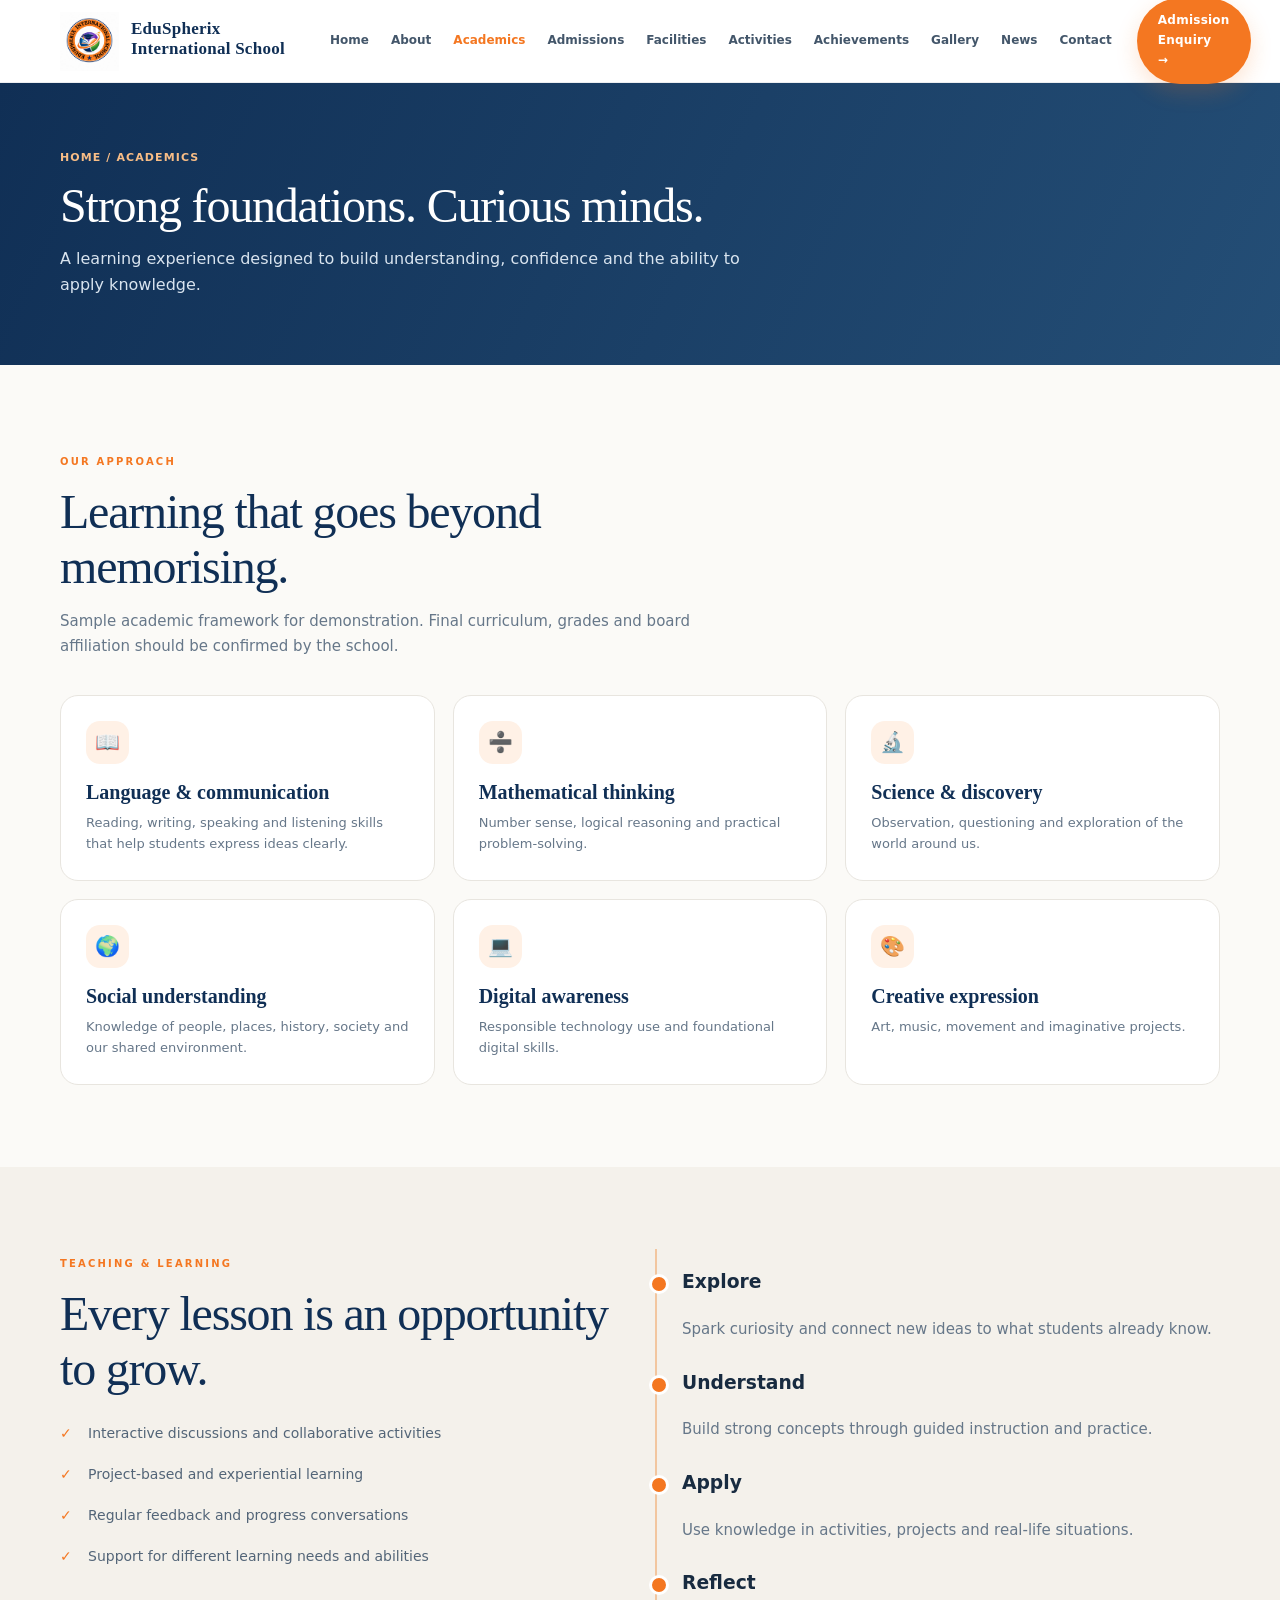
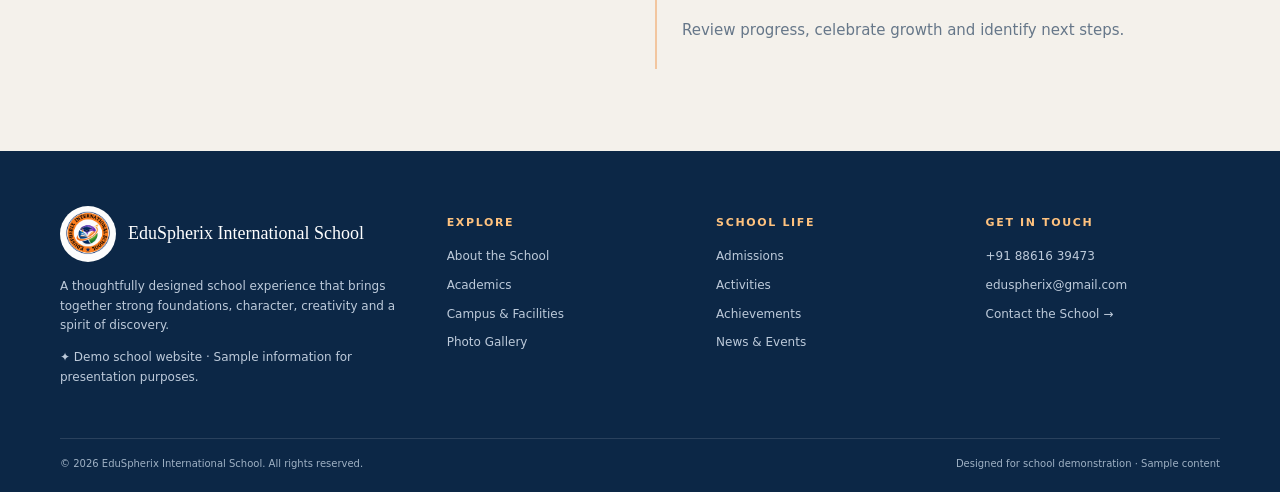
<file: academics.html>
<!doctype html>
<html lang="en">

<head>
    <meta charset="utf-8">
    <meta name="viewport" content="width=device-width, initial-scale=1">
    <meta name="theme-color" content="#102f55">
    <meta name="description"
        content="Explore the academic approach, learning stages and student development at EduSpherix International School.">
    <title>Academics | EduSpherix International School</title>
    <link rel="icon" href="assets/eduspherix-logo.png">
    <link rel="stylesheet" href="assets/styles.css">
</head>

<body>
    
    <header class="site-header">
        <div class="container nav-wrap"><a class="brand" href="index.html"><img src="assets/eduspherix-logo.png"
                    alt="EduSpherix logo"><span><strong>EduSpherix International School</strong><small></small></span></a><button class="menu-toggle" aria-label="Toggle navigation"
                aria-expanded="false">☰</button>
            <nav class="nav-links" aria-label="Main navigation"><a href="index.html">Home</a><a
                    href="about.html">About</a><a href="academics.html">Academics</a><a
                    href="admissions.html">Admissions</a><a href="facilities.html">Facilities</a><a
                    href="activities.html">Activities</a><a href="achievements.html">Achievements</a><a
                    href="gallery.html">Gallery</a><a href="news.html">News</a><a href="contact.html">Contact</a></nav>
            <a class="nav-cta" href="admissions.html">Admission Enquiry&nbsp; →</a>
        </div>
    </header>

    <section class="page-hero">
        <div class="container">
            <div class="breadcrumbs">Home / Academics</div>
            <h1>Strong foundations. Curious minds.</h1>
            <p>A learning experience designed to build understanding, confidence and the ability to apply knowledge.</p>
        </div>
    </section>
    <section class="section">
        <div class="container">
            <div class="section-head"><span class="eyebrow">Our approach</span>
                <h2>Learning that goes beyond memorising.</h2>
                <p>Sample academic framework for demonstration. Final curriculum, grades and board affiliation should be
                    confirmed by the school.</p>
            </div>
            <div class="feature-grid">
                <article class="feature-card">
                    <div class="icon">📖</div>
                    <h3>Language & communication</h3>
                    <p>Reading, writing, speaking and listening skills that help students express ideas clearly.</p>
                </article>
                <article class="feature-card">
                    <div class="icon">➗</div>
                    <h3>Mathematical thinking</h3>
                    <p>Number sense, logical reasoning and practical problem-solving.</p>
                </article>
                <article class="feature-card">
                    <div class="icon">🔬</div>
                    <h3>Science & discovery</h3>
                    <p>Observation, questioning and exploration of the world around us.</p>
                </article>
                <article class="feature-card">
                    <div class="icon">🌍</div>
                    <h3>Social understanding</h3>
                    <p>Knowledge of people, places, history, society and our shared environment.</p>
                </article>
                <article class="feature-card">
                    <div class="icon">💻</div>
                    <h3>Digital awareness</h3>
                    <p>Responsible technology use and foundational digital skills.</p>
                </article>
                <article class="feature-card">
                    <div class="icon">🎨</div>
                    <h3>Creative expression</h3>
                    <p>Art, music, movement and imaginative projects.</p>
                </article>
            </div>
        </div>
    </section>
    <section class="section" style="background:#f4f1eb">
        <div class="container two-col">
            <div><span class="eyebrow">Teaching & learning</span>
                <h2>Every lesson is an opportunity to grow.</h2>
                <ul class="list-check">
                    <li>Interactive discussions and collaborative activities</li>
                    <li>Project-based and experiential learning</li>
                    <li>Regular feedback and progress conversations</li>
                    <li>Support for different learning needs and abilities</li>
                </ul>
            </div>
            <div class="timeline">
                <article>
                    <h3>Explore</h3>
                    <p class="lead">Spark curiosity and connect new ideas to what students already know.</p>
                </article>
                <article>
                    <h3>Understand</h3>
                    <p class="lead">Build strong concepts through guided instruction and practice.</p>
                </article>
                <article>
                    <h3>Apply</h3>
                    <p class="lead">Use knowledge in activities, projects and real-life situations.</p>
                </article>
                <article>
                    <h3>Reflect</h3>
                    <p class="lead">Review progress, celebrate growth and identify next steps.</p>
                </article>
            </div>
        </div>
    </section>
    <footer class="site-footer">
        <div class="container">
            <div class="footer-grid">
                <div>
                    <div class="footer-brand"><img src="assets/eduspherix-logo.png" alt=""><strong>EduSpherix
                            International School</strong></div>
                    <p>A thoughtfully designed school experience that brings together strong foundations, character,
                        creativity and a spirit of discovery.</p>
                    <p>✦ Demo school website · Sample information for presentation purposes.</p>
                </div>
                <div>
                    <h4>Explore</h4>
                    <div class="footer-links"><a href="about.html">About the School</a><a
                            href="academics.html">Academics</a><a href="facilities.html">Campus & Facilities</a><a
                            href="gallery.html">Photo Gallery</a></div>
                </div>
                <div>
                    <h4>School Life</h4>
                    <div class="footer-links"><a href="admissions.html">Admissions</a><a
                            href="activities.html">Activities</a><a href="achievements.html">Achievements</a><a
                            href="news.html">News & Events</a></div>
                </div>
                <div>
                    <h4>Get in Touch</h4>
                    <div class="footer-links"><a href="tel:+918861639473">+91 88616 39473</a><a
                            href="mailto:eduspherix@gmail.com">eduspherix@gmail.com</a><a href="contact.html">Contact the School →</a></div>
                </div>
            </div>
            <div class="copyright"><span>© <span data-year>2026</span> EduSpherix International School. All rights
                    reserved.</span><span>Designed for school demonstration · Sample content</span></div>
        </div>
    </footer><button class="back-top" aria-label="Back to top">↑</button>
    <script src="assets/script.js"></script>
</body>

</html>
</file>
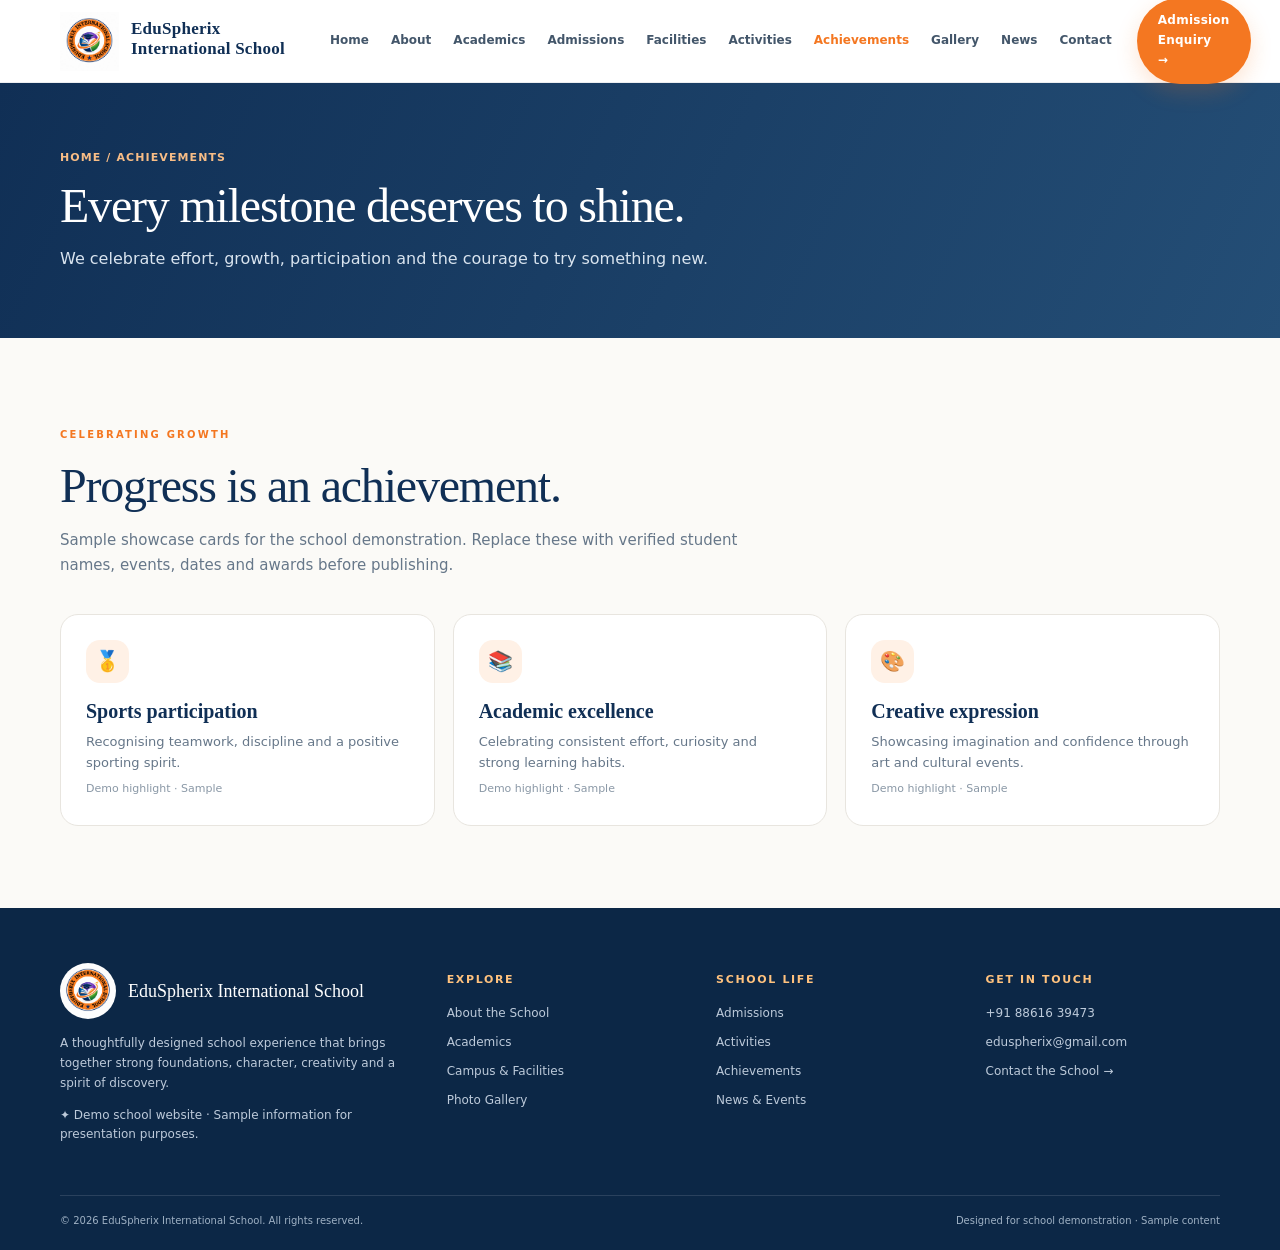
<file: achievements.html>
<!doctype html>
<html lang="en">

<head>
    <meta charset="utf-8">
    <meta name="viewport" content="width=device-width, initial-scale=1">
    <meta name="theme-color" content="#102f55">
    <meta name="description"
        content="Celebrate student participation, progress and achievements at EduSpherix International School.">
    <title>Achievements | EduSpherix International School</title>
    <link rel="icon" href="assets/eduspherix-logo.png">
    <link rel="stylesheet" href="assets/styles.css">
</head>

<body>
    
    <header class="site-header">
        <div class="container nav-wrap"><a class="brand" href="index.html"><img src="assets/eduspherix-logo.png"
                    alt="EduSpherix logo"><span><strong>EduSpherix International School</strong><small></small></span></a><button class="menu-toggle" aria-label="Toggle navigation"
                aria-expanded="false">☰</button>
            <nav class="nav-links" aria-label="Main navigation"><a href="index.html">Home</a><a
                    href="about.html">About</a><a href="academics.html">Academics</a><a
                    href="admissions.html">Admissions</a><a href="facilities.html">Facilities</a><a
                    href="activities.html">Activities</a><a href="achievements.html">Achievements</a><a
                    href="gallery.html">Gallery</a><a href="news.html">News</a><a href="contact.html">Contact</a></nav>
            <a class="nav-cta" href="admissions.html">Admission Enquiry&nbsp; →</a>
        </div>
    </header>

    <section class="page-hero">
        <div class="container">
            <div class="breadcrumbs">Home / Achievements</div>
            <h1>Every milestone deserves to shine.</h1>
            <p>We celebrate effort, growth, participation and the courage to try something new.</p>
        </div>
    </section>
    <section class="section">
        <div class="container">
            <div class="section-head"><span class="eyebrow">Celebrating growth</span>
                <h2>Progress is an achievement.</h2>
                <p>Sample showcase cards for the school demonstration. Replace these with verified student names,
                    events, dates and awards before publishing.</p>
            </div>
            <div class="feature-grid">
                <article class="feature-card">
                    <div class="icon">🥇</div>
                    <h3>Sports participation</h3>
                    <p>Recognising teamwork, discipline and a positive sporting spirit.</p><span class="notice">Demo
                        highlight · Sample</span>
                </article>
                <article class="feature-card">
                    <div class="icon">📚</div>
                    <h3>Academic excellence</h3>
                    <p>Celebrating consistent effort, curiosity and strong learning habits.</p><span class="notice">Demo
                        highlight · Sample</span>
                </article>
                <article class="feature-card">
                    <div class="icon">🎨</div>
                    <h3>Creative expression</h3>
                    <p>Showcasing imagination and confidence through art and cultural events.</p><span
                        class="notice">Demo highlight · Sample</span>
                </article>
            </div>
        </div>
    </section>
    <footer class="site-footer">
        <div class="container">
            <div class="footer-grid">
                <div>
                    <div class="footer-brand"><img src="assets/eduspherix-logo.png" alt=""><strong>EduSpherix
                            International School</strong></div>
                    <p>A thoughtfully designed school experience that brings together strong foundations, character,
                        creativity and a spirit of discovery.</p>
                    <p>✦ Demo school website · Sample information for presentation purposes.</p>
                </div>
                <div>
                    <h4>Explore</h4>
                    <div class="footer-links"><a href="about.html">About the School</a><a
                            href="academics.html">Academics</a><a href="facilities.html">Campus & Facilities</a><a
                            href="gallery.html">Photo Gallery</a></div>
                </div>
                <div>
                    <h4>School Life</h4>
                    <div class="footer-links"><a href="admissions.html">Admissions</a><a
                            href="activities.html">Activities</a><a href="achievements.html">Achievements</a><a
                            href="news.html">News & Events</a></div>
                </div>
                <div>
                    <h4>Get in Touch</h4>
                    <div class="footer-links"><a href="tel:+918861639473">+91 88616 39473</a><a
                            href="mailto:eduspherix@gmail.com">eduspherix@gmail.com</a><a href="contact.html">Contact the School →</a></div>
                </div>
            </div>
            <div class="copyright"><span>© <span data-year>2026</span> EduSpherix International School. All rights
                    reserved.</span><span>Designed for school demonstration · Sample content</span></div>
        </div>
    </footer><button class="back-top" aria-label="Back to top">↑</button>
    <script src="assets/script.js"></script>
</body>

</html>
</file>
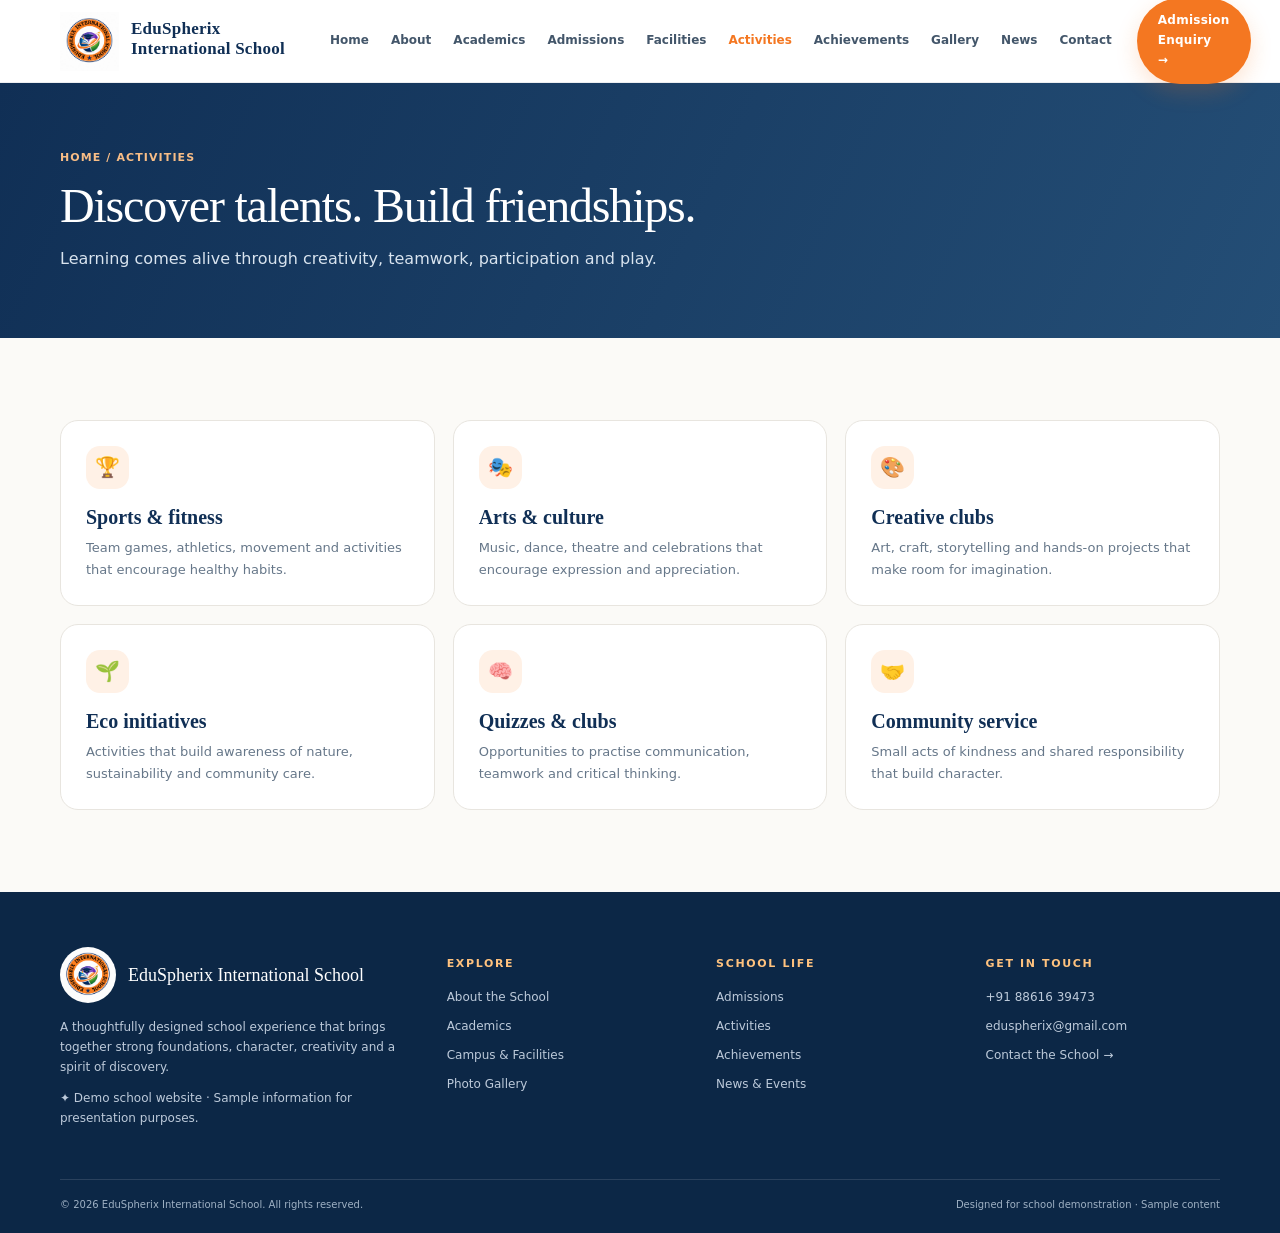
<file: activities.html>
<!doctype html>
<html lang="en">

<head>
    <meta charset="utf-8">
    <meta name="viewport" content="width=device-width, initial-scale=1">
    <meta name="theme-color" content="#102f55">
    <meta name="description"
        content="Discover co-curricular, sports, arts and student activities at EduSpherix International School.">
    <title>Activities | EduSpherix International School</title>
    <link rel="icon" href="assets/eduspherix-logo.png">
    <link rel="stylesheet" href="assets/styles.css">
</head>

<body>
    
    <header class="site-header">
        <div class="container nav-wrap"><a class="brand" href="index.html"><img src="assets/eduspherix-logo.png"
                    alt="EduSpherix logo"><span><strong>EduSpherix International School</strong><small></small></span></a><button class="menu-toggle" aria-label="Toggle navigation"
                aria-expanded="false">☰</button>
            <nav class="nav-links" aria-label="Main navigation"><a href="index.html">Home</a><a
                    href="about.html">About</a><a href="academics.html">Academics</a><a
                    href="admissions.html">Admissions</a><a href="facilities.html">Facilities</a><a
                    href="activities.html">Activities</a><a href="achievements.html">Achievements</a><a
                    href="gallery.html">Gallery</a><a href="news.html">News</a><a href="contact.html">Contact</a></nav>
            <a class="nav-cta" href="admissions.html">Admission Enquiry&nbsp; →</a>
        </div>
    </header>

    <section class="page-hero">
        <div class="container">
            <div class="breadcrumbs">Home / Activities</div>
            <h1>Discover talents. Build friendships.</h1>
            <p>Learning comes alive through creativity, teamwork, participation and play.</p>
        </div>
    </section>
    <section class="section">
        <div class="container">
            <div class="feature-grid">
                <article class="feature-card">
                    <div class="icon">🏆</div>
                    <h3>Sports & fitness</h3>
                    <p>Team games, athletics, movement and activities that encourage healthy habits.</p>
                </article>
                <article class="feature-card">
                    <div class="icon">🎭</div>
                    <h3>Arts & culture</h3>
                    <p>Music, dance, theatre and celebrations that encourage expression and appreciation.</p>
                </article>
                <article class="feature-card">
                    <div class="icon">🎨</div>
                    <h3>Creative clubs</h3>
                    <p>Art, craft, storytelling and hands-on projects that make room for imagination.</p>
                </article>
                <article class="feature-card">
                    <div class="icon">🌱</div>
                    <h3>Eco initiatives</h3>
                    <p>Activities that build awareness of nature, sustainability and community care.</p>
                </article>
                <article class="feature-card">
                    <div class="icon">🧠</div>
                    <h3>Quizzes & clubs</h3>
                    <p>Opportunities to practise communication, teamwork and critical thinking.</p>
                </article>
                <article class="feature-card">
                    <div class="icon">🤝</div>
                    <h3>Community service</h3>
                    <p>Small acts of kindness and shared responsibility that build character.</p>
                </article>
            </div>
        </div>
    </section>
    <footer class="site-footer">
        <div class="container">
            <div class="footer-grid">
                <div>
                    <div class="footer-brand"><img src="assets/eduspherix-logo.png" alt=""><strong>EduSpherix
                            International School</strong></div>
                    <p>A thoughtfully designed school experience that brings together strong foundations, character,
                        creativity and a spirit of discovery.</p>
                    <p>✦ Demo school website · Sample information for presentation purposes.</p>
                </div>
                <div>
                    <h4>Explore</h4>
                    <div class="footer-links"><a href="about.html">About the School</a><a
                            href="academics.html">Academics</a><a href="facilities.html">Campus & Facilities</a><a
                            href="gallery.html">Photo Gallery</a></div>
                </div>
                <div>
                    <h4>School Life</h4>
                    <div class="footer-links"><a href="admissions.html">Admissions</a><a
                            href="activities.html">Activities</a><a href="achievements.html">Achievements</a><a
                            href="news.html">News & Events</a></div>
                </div>
                <div>
                    <h4>Get in Touch</h4>
                    <div class="footer-links"><a href="tel:+918861639473">+91 88616 39473</a><a
                            href="mailto:eduspherix@gmail.com">eduspherix@gmail.com</a><a href="contact.html">Contact the School →</a></div>
                </div>
            </div>
            <div class="copyright"><span>© <span data-year>2026</span> EduSpherix International School. All rights
                    reserved.</span><span>Designed for school demonstration · Sample content</span></div>
        </div>
    </footer><button class="back-top" aria-label="Back to top">↑</button>
    <script src="assets/script.js"></script>
</body>

</html>
</file>
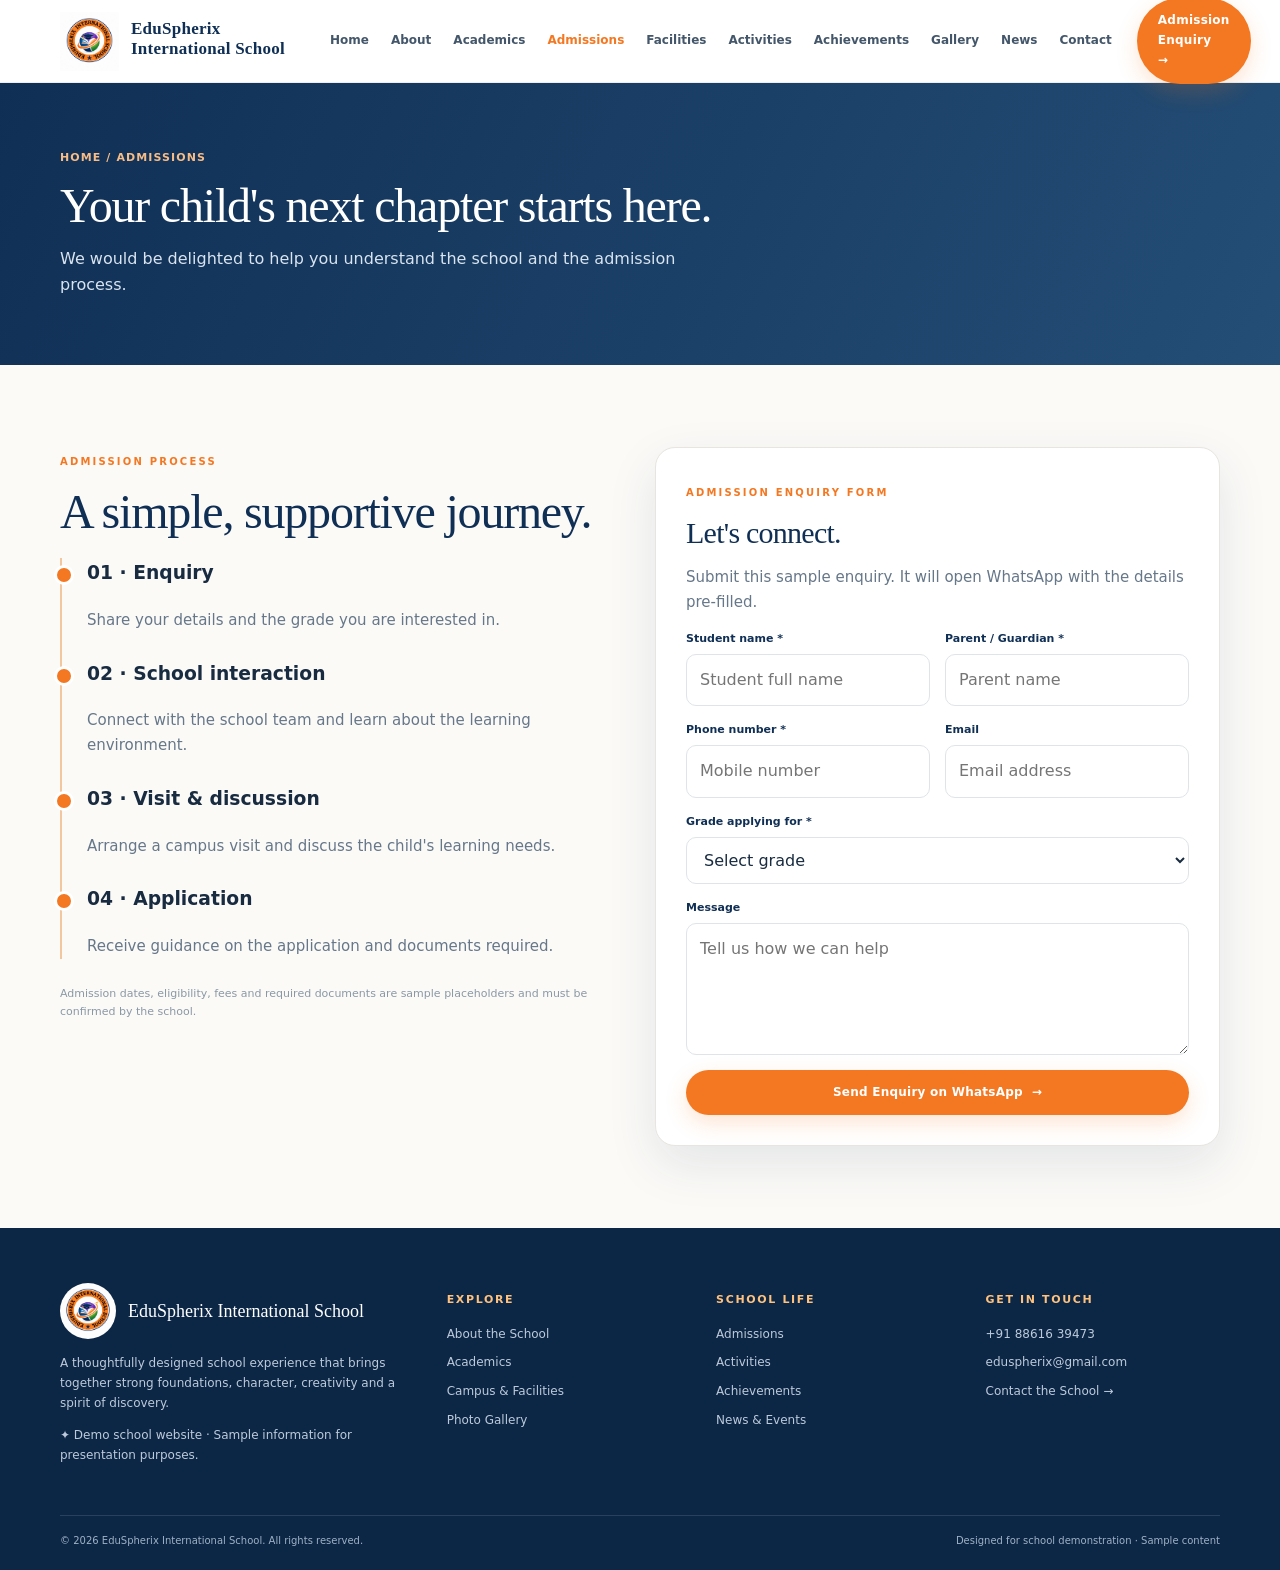
<file: admissions.html>
<!doctype html>
<html lang="en">

<head>
    <meta charset="utf-8">
    <meta name="viewport" content="width=device-width, initial-scale=1">
    <meta name="theme-color" content="#102f55">
    <meta name="description"
        content="Start an admission enquiry with EduSpherix International School. Sample form for demonstration.">
    <title>Admissions | EduSpherix International School</title>
    <link rel="icon" href="assets/eduspherix-logo.png">
    <link rel="stylesheet" href="assets/styles.css">
</head>

<body>
    
    <header class="site-header">
        <div class="container nav-wrap"><a class="brand" href="index.html"><img src="assets/eduspherix-logo.png"
                    alt="EduSpherix logo"><span><strong>EduSpherix International School</strong><small></small></span></a><button class="menu-toggle" aria-label="Toggle navigation"
                aria-expanded="false">☰</button>
            <nav class="nav-links" aria-label="Main navigation"><a href="index.html">Home</a><a
                    href="about.html">About</a><a href="academics.html">Academics</a><a
                    href="admissions.html">Admissions</a><a href="facilities.html">Facilities</a><a
                    href="activities.html">Activities</a><a href="achievements.html">Achievements</a><a
                    href="gallery.html">Gallery</a><a href="news.html">News</a><a href="contact.html">Contact</a></nav>
            <a class="nav-cta" href="admissions.html">Admission Enquiry&nbsp; →</a>
        </div>
    </header>

    <section class="page-hero">
        <div class="container">
            <div class="breadcrumbs">Home / Admissions</div>
            <h1>Your child's next chapter starts here.</h1>
            <p>We would be delighted to help you understand the school and the admission process.</p>
        </div>
    </section>
    <section class="section">
        <div class="container two-col">
            <div><span class="eyebrow">Admission process</span>
                <h2>A simple, supportive journey.</h2>
                <div class="timeline">
                    <article>
                        <h3>01 · Enquiry</h3>
                        <p class="lead">Share your details and the grade you are interested in.</p>
                    </article>
                    <article>
                        <h3>02 · School interaction</h3>
                        <p class="lead">Connect with the school team and learn about the learning environment.</p>
                    </article>
                    <article>
                        <h3>03 · Visit & discussion</h3>
                        <p class="lead">Arrange a campus visit and discuss the child's learning needs.</p>
                    </article>
                    <article>
                        <h3>04 · Application</h3>
                        <p class="lead">Receive guidance on the application and documents required.</p>
                    </article>
                </div>
                <p class="notice">Admission dates, eligibility, fees and required documents are sample placeholders and
                    must be confirmed by the school.</p>
            </div>
            <div class="form-card"><span class="eyebrow">Admission enquiry form</span>
                <h2 style="font-size:30px">Let's connect.</h2>
                <p class="lead">Submit this sample enquiry. It will open WhatsApp with the details pre-filled.</p>
                <form class="enquiry-form">
                    <div class="form-grid">
                        <div class="field"><label for="name">Student name *</label><input id="name" name="name" required
                                placeholder="Student full name"></div>
                        <div class="field"><label for="parent">Parent / Guardian *</label><input id="parent"
                                name="parent" required placeholder="Parent name"></div>
                        <div class="field"><label for="phone">Phone number *</label><input id="phone" name="phone"
                                required type="tel" placeholder="Mobile number"></div>
                        <div class="field"><label for="email">Email</label><input id="email" name="email" type="email"
                                placeholder="Email address"></div>
                        <div class="field full"><label for="grade">Grade applying for *</label><select id="grade"
                                name="grade" required>
                                <option value="">Select grade</option>
                                <option>Pre-Primary</option>
                                <option>Grade 1–5</option>
                                <option>Grade 6–8</option>
                                <option>Grade 9–10</option>
                                <option>Other / To be discussed</option>
                            </select></div>
                        <div class="field full"><label for="message">Message</label><textarea id="message"
                                name="message" rows="4" placeholder="Tell us how we can help"></textarea></div>
                        <div class="field full"><button class="btn" type="submit">Send Enquiry on WhatsApp&nbsp;
                                →</button></div>
                    </div>
                </form>
            </div>
        </div>
    </section>
    <footer class="site-footer">
        <div class="container">
            <div class="footer-grid">
                <div>
                    <div class="footer-brand"><img src="assets/eduspherix-logo.png" alt=""><strong>EduSpherix
                            International School</strong></div>
                    <p>A thoughtfully designed school experience that brings together strong foundations, character,
                        creativity and a spirit of discovery.</p>
                    <p>✦ Demo school website · Sample information for presentation purposes.</p>
                </div>
                <div>
                    <h4>Explore</h4>
                    <div class="footer-links"><a href="about.html">About the School</a><a
                            href="academics.html">Academics</a><a href="facilities.html">Campus & Facilities</a><a
                            href="gallery.html">Photo Gallery</a></div>
                </div>
                <div>
                    <h4>School Life</h4>
                    <div class="footer-links"><a href="admissions.html">Admissions</a><a
                            href="activities.html">Activities</a><a href="achievements.html">Achievements</a><a
                            href="news.html">News & Events</a></div>
                </div>
                <div>
                    <h4>Get in Touch</h4>
                    <div class="footer-links"><a href="tel:+918861639473">+91 88616 39473</a><a
                            href="mailto:eduspherix@gmail.com">eduspherix@gmail.com</a><a href="contact.html">Contact the School →</a></div>
                </div>
            </div>
            <div class="copyright"><span>© <span data-year>2026</span> EduSpherix International School. All rights
                    reserved.</span><span>Designed for school demonstration · Sample content</span></div>
        </div>
    </footer><button class="back-top" aria-label="Back to top">↑</button>
    <script src="assets/script.js"></script>
</body>

</html>
</file>
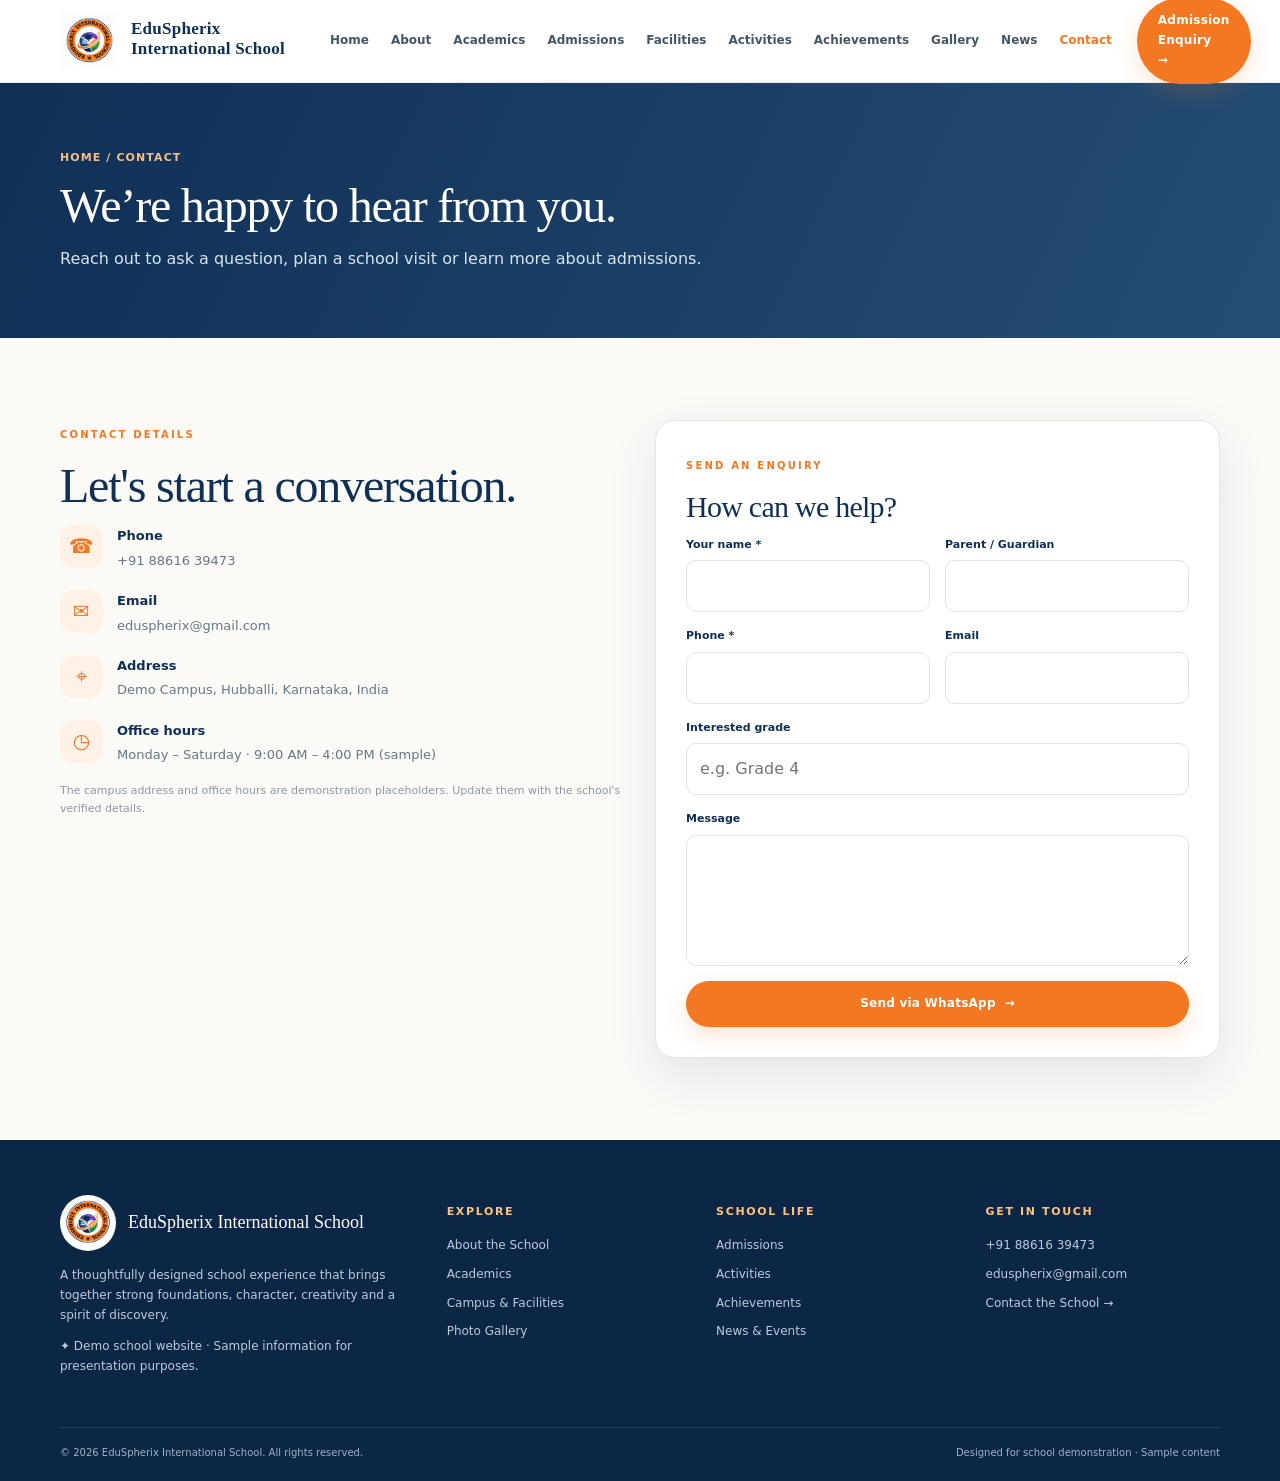
<file: contact.html>
<!doctype html>
<html lang="en">

<head>
    <meta charset="utf-8">
    <meta name="viewport" content="width=device-width, initial-scale=1">
    <meta name="theme-color" content="#102f55">
    <meta name="description"
        content="Contact EduSpherix International School by phone, email or admission enquiry form.">
    <title>Contact | EduSpherix International School</title>
    <link rel="icon" href="assets/eduspherix-logo.png">
    <link rel="stylesheet" href="assets/styles.css">
</head>

<body>
    
    <header class="site-header">
        <div class="container nav-wrap"><a class="brand" href="index.html"><img src="assets/eduspherix-logo.png"
                    alt="EduSpherix logo"><span><strong>EduSpherix International School</strong><small></small></span></a><button class="menu-toggle" aria-label="Toggle navigation"
                aria-expanded="false">☰</button>
            <nav class="nav-links" aria-label="Main navigation"><a href="index.html">Home</a><a
                    href="about.html">About</a><a href="academics.html">Academics</a><a
                    href="admissions.html">Admissions</a><a href="facilities.html">Facilities</a><a
                    href="activities.html">Activities</a><a href="achievements.html">Achievements</a><a
                    href="gallery.html">Gallery</a><a href="news.html">News</a><a href="contact.html">Contact</a></nav>
            <a class="nav-cta" href="admissions.html">Admission Enquiry&nbsp; →</a>
        </div>
    </header>

    <section class="page-hero">
        <div class="container">
            <div class="breadcrumbs">Home / Contact</div>
            <h1>We’re happy to hear from you.</h1>
            <p>Reach out to ask a question, plan a school visit or learn more about admissions.</p>
        </div>
    </section>
    <section class="section">
        <div class="container two-col">
            <div><span class="eyebrow">Contact details</span>
                <h2>Let's start a conversation.</h2>
                <div class="contact-list">
                    <div class="contact-line">
                        <div class="icon">☎</div>
                        <div><b>Phone</b><span><a href="tel:+918861639473">+91 88616 39473</a></span></div>
                    </div>
                    <div class="contact-line">
                        <div class="icon">✉</div>
                        <div><b>Email</b><span><a href="mailto:eduspherix@gmail.com">eduspherix@gmail.com</a></span>
                        </div>
                    </div>
                    <div class="contact-line">
                        <div class="icon">⌖</div>
                        <div><b>Address</b><span>Demo Campus, Hubballi, Karnataka, India</span></div>
                    </div>
                    <div class="contact-line">
                        <div class="icon">◷</div>
                        <div><b>Office hours</b><span>Monday – Saturday · 9:00 AM – 4:00 PM (sample)</span></div>
                    </div>
                </div>
                <p class="notice">The campus address and office hours are demonstration placeholders. Update them with
                    the school's verified details.</p>
            </div>
            <div class="form-card"><span class="eyebrow">Send an enquiry</span>
                <h2 style="font-size:30px">How can we help?</h2>
                <form class="enquiry-form">
                    <div class="form-grid">
                        <div class="field"><label for="name">Your name *</label><input id="name" name="name" required>
                        </div>
                        <div class="field"><label for="parent">Parent / Guardian</label><input id="parent"
                                name="parent"></div>
                        <div class="field"><label for="phone">Phone *</label><input id="phone" name="phone" type="tel"
                                required></div>
                        <div class="field"><label for="email">Email</label><input id="email" name="email" type="email">
                        </div>
                        <div class="field full"><label for="grade">Interested grade</label><input id="grade"
                                name="grade" placeholder="e.g. Grade 4"></div>
                        <div class="field full"><label for="message">Message</label><textarea id="message"
                                name="message" rows="4"></textarea></div>
                        <div class="field full"><button class="btn" type="submit">Send via WhatsApp&nbsp; →</button>
                        </div>
                    </div>
                </form>
            </div>
        </div>
    </section>
    <footer class="site-footer">
        <div class="container">
            <div class="footer-grid">
                <div>
                    <div class="footer-brand"><img src="assets/eduspherix-logo.png" alt=""><strong>EduSpherix
                            International School</strong></div>
                    <p>A thoughtfully designed school experience that brings together strong foundations, character,
                        creativity and a spirit of discovery.</p>
                    <p>✦ Demo school website · Sample information for presentation purposes.</p>
                </div>
                <div>
                    <h4>Explore</h4>
                    <div class="footer-links"><a href="about.html">About the School</a><a
                            href="academics.html">Academics</a><a href="facilities.html">Campus & Facilities</a><a
                            href="gallery.html">Photo Gallery</a></div>
                </div>
                <div>
                    <h4>School Life</h4>
                    <div class="footer-links"><a href="admissions.html">Admissions</a><a
                            href="activities.html">Activities</a><a href="achievements.html">Achievements</a><a
                            href="news.html">News & Events</a></div>
                </div>
                <div>
                    <h4>Get in Touch</h4>
                    <div class="footer-links"><a href="tel:+918861639473">+91 88616 39473</a><a
                            href="mailto:eduspherix@gmail.com">eduspherix@gmail.com</a><a href="contact.html">Contact the School →</a></div>
                </div>
            </div>
            <div class="copyright"><span>© <span data-year>2026</span> EduSpherix International School. All rights
                    reserved.</span><span>Designed for school demonstration · Sample content</span></div>
        </div>
    </footer><button class="back-top" aria-label="Back to top">↑</button>
    <script src="assets/script.js"></script>
</body>

</html>
</file>
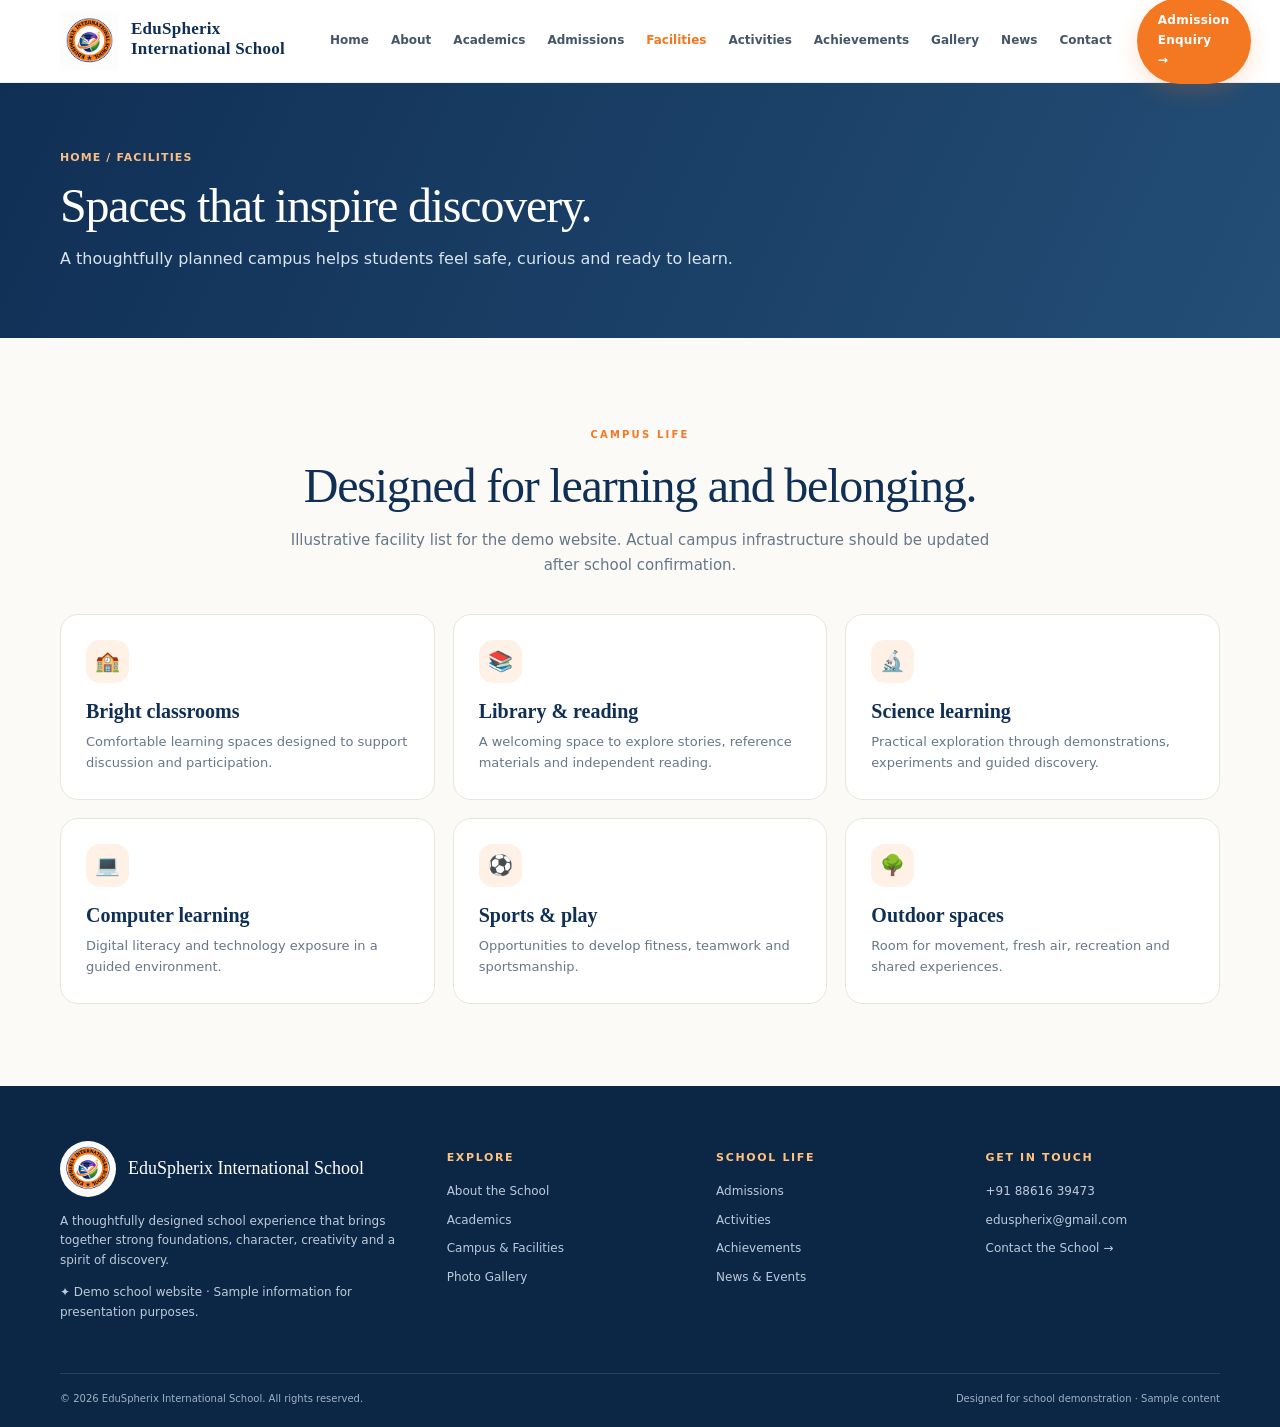
<file: facilities.html>
<!doctype html>
<html lang="en">

<head>
    <meta charset="utf-8">
    <meta name="viewport" content="width=device-width, initial-scale=1">
    <meta name="theme-color" content="#102f55">
    <meta name="description" content="Explore sample campus facilities at EduSpherix International School.">
    <title>Facilities | EduSpherix International School</title>
    <link rel="icon" href="assets/eduspherix-logo.png">
    <link rel="stylesheet" href="assets/styles.css">
</head>

<body>
    
    <header class="site-header">
        <div class="container nav-wrap"><a class="brand" href="index.html"><img src="assets/eduspherix-logo.png"
                    alt="EduSpherix logo"><span><strong>EduSpherix International School</strong><small></small></span></a><button class="menu-toggle" aria-label="Toggle navigation"
                aria-expanded="false">☰</button>
            <nav class="nav-links" aria-label="Main navigation"><a href="index.html">Home</a><a
                    href="about.html">About</a><a href="academics.html">Academics</a><a
                    href="admissions.html">Admissions</a><a href="facilities.html">Facilities</a><a
                    href="activities.html">Activities</a><a href="achievements.html">Achievements</a><a
                    href="gallery.html">Gallery</a><a href="news.html">News</a><a href="contact.html">Contact</a></nav>
            <a class="nav-cta" href="admissions.html">Admission Enquiry&nbsp; →</a>
        </div>
    </header>

    <section class="page-hero">
        <div class="container">
            <div class="breadcrumbs">Home / Facilities</div>
            <h1>Spaces that inspire discovery.</h1>
            <p>A thoughtfully planned campus helps students feel safe, curious and ready to learn.</p>
        </div>
    </section>
    <section class="section">
        <div class="container">
            <div class="section-head center"><span class="eyebrow">Campus life</span>
                <h2>Designed for learning and belonging.</h2>
                <p>Illustrative facility list for the demo website. Actual campus infrastructure should be updated after
                    school confirmation.</p>
            </div>
            <div class="feature-grid">
                <article class="feature-card">
                    <div class="icon">🏫</div>
                    <h3>Bright classrooms</h3>
                    <p>Comfortable learning spaces designed to support discussion and participation.</p>
                </article>
                <article class="feature-card">
                    <div class="icon">📚</div>
                    <h3>Library & reading</h3>
                    <p>A welcoming space to explore stories, reference materials and independent reading.</p>
                </article>
                <article class="feature-card">
                    <div class="icon">🔬</div>
                    <h3>Science learning</h3>
                    <p>Practical exploration through demonstrations, experiments and guided discovery.</p>
                </article>
                <article class="feature-card">
                    <div class="icon">💻</div>
                    <h3>Computer learning</h3>
                    <p>Digital literacy and technology exposure in a guided environment.</p>
                </article>
                <article class="feature-card">
                    <div class="icon">⚽</div>
                    <h3>Sports & play</h3>
                    <p>Opportunities to develop fitness, teamwork and sportsmanship.</p>
                </article>
                <article class="feature-card">
                    <div class="icon">🌳</div>
                    <h3>Outdoor spaces</h3>
                    <p>Room for movement, fresh air, recreation and shared experiences.</p>
                </article>
            </div>
        </div>
    </section>
    <footer class="site-footer">
        <div class="container">
            <div class="footer-grid">
                <div>
                    <div class="footer-brand"><img src="assets/eduspherix-logo.png" alt=""><strong>EduSpherix
                            International School</strong></div>
                    <p>A thoughtfully designed school experience that brings together strong foundations, character,
                        creativity and a spirit of discovery.</p>
                    <p>✦ Demo school website · Sample information for presentation purposes.</p>
                </div>
                <div>
                    <h4>Explore</h4>
                    <div class="footer-links"><a href="about.html">About the School</a><a
                            href="academics.html">Academics</a><a href="facilities.html">Campus & Facilities</a><a
                            href="gallery.html">Photo Gallery</a></div>
                </div>
                <div>
                    <h4>School Life</h4>
                    <div class="footer-links"><a href="admissions.html">Admissions</a><a
                            href="activities.html">Activities</a><a href="achievements.html">Achievements</a><a
                            href="news.html">News & Events</a></div>
                </div>
                <div>
                    <h4>Get in Touch</h4>
                    <div class="footer-links"><a href="tel:+918861639473">+91 88616 39473</a><a
                            href="mailto:eduspherix@gmail.com">eduspherix@gmail.com</a><a href="contact.html">Contact the School →</a></div>
                </div>
            </div>
            <div class="copyright"><span>© <span data-year>2026</span> EduSpherix International School. All rights
                    reserved.</span><span>Designed for school demonstration · Sample content</span></div>
        </div>
    </footer><button class="back-top" aria-label="Back to top">↑</button>
    <script src="assets/script.js"></script>
</body>

</html>
</file>
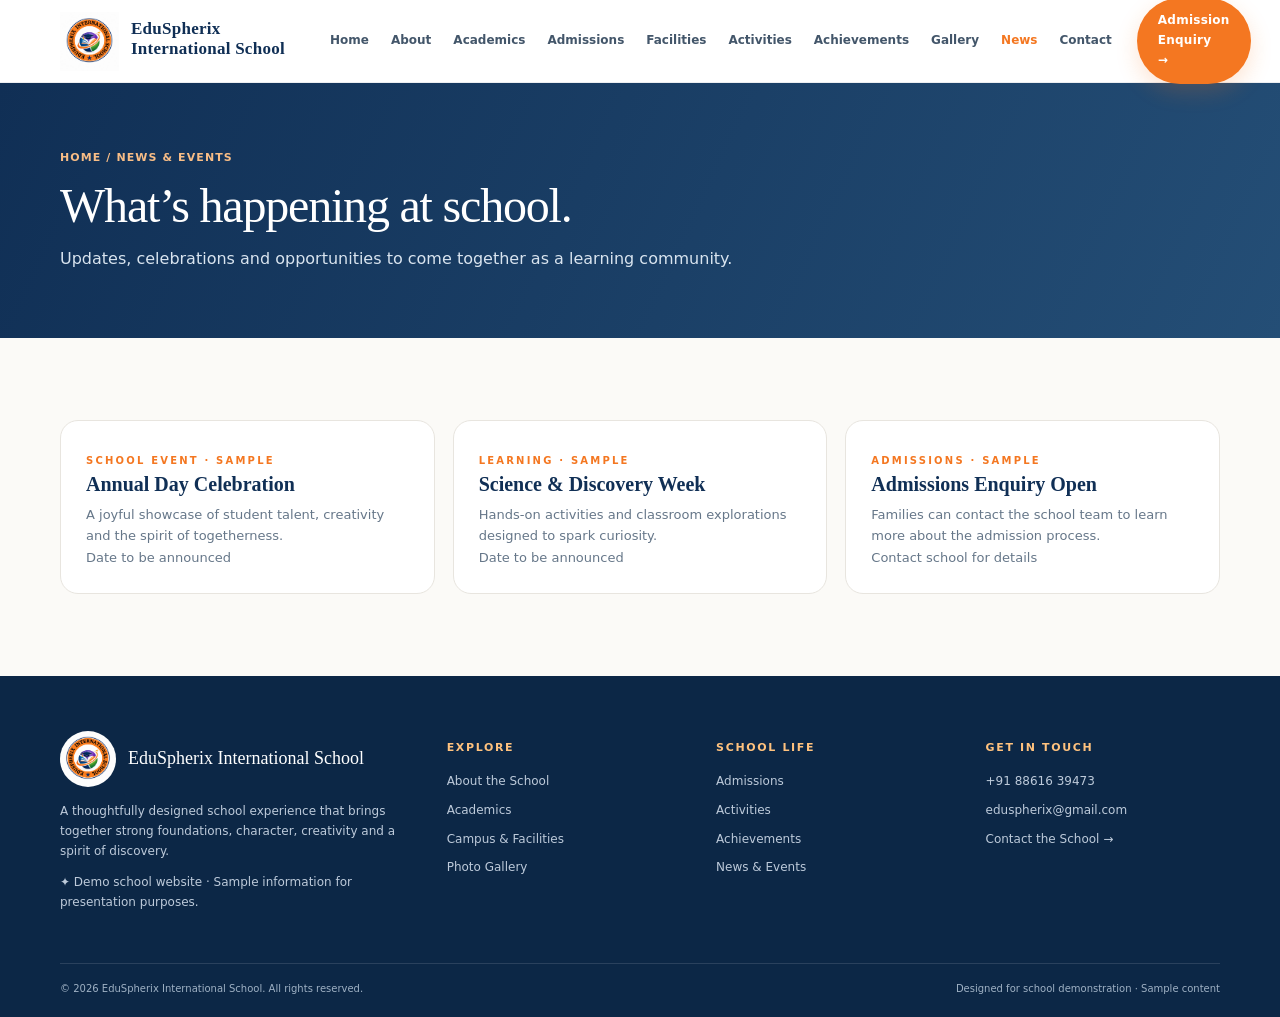
<file: news.html>
<!doctype html>
<html lang="en">

<head>
    <meta charset="utf-8">
    <meta name="viewport" content="width=device-width, initial-scale=1">
    <meta name="theme-color" content="#102f55">
    <meta name="description"
        content="Read sample school announcements and upcoming events for EduSpherix International School.">
    <title>News & Events | EduSpherix International School</title>
    <link rel="icon" href="assets/eduspherix-logo.png">
    <link rel="stylesheet" href="assets/styles.css">
</head>

<body>
    
    <header class="site-header">
        <div class="container nav-wrap"><a class="brand" href="index.html"><img src="assets/eduspherix-logo.png"
                    alt="EduSpherix logo"><span><strong>EduSpherix International School</strong><small></small></span></a><button class="menu-toggle" aria-label="Toggle navigation"
                aria-expanded="false">☰</button>
            <nav class="nav-links" aria-label="Main navigation"><a href="index.html">Home</a><a
                    href="about.html">About</a><a href="academics.html">Academics</a><a
                    href="admissions.html">Admissions</a><a href="facilities.html">Facilities</a><a
                    href="activities.html">Activities</a><a href="achievements.html">Achievements</a><a
                    href="gallery.html">Gallery</a><a href="news.html">News</a><a href="contact.html">Contact</a></nav>
            <a class="nav-cta" href="admissions.html">Admission Enquiry&nbsp; →</a>
        </div>
    </header>

    <section class="page-hero">
        <div class="container">
            <div class="breadcrumbs">Home / News & Events</div>
            <h1>What’s happening at school.</h1>
            <p>Updates, celebrations and opportunities to come together as a learning community.</p>
        </div>
    </section>
    <section class="section">
        <div class="container">
            <div class="feature-grid">
                <article class="news-card"><span class="eyebrow">School event · Sample</span>
                    <h3>Annual Day Celebration</h3>
                    <p>A joyful showcase of student talent, creativity and the spirit of togetherness.</p>
                    <p class="notice">Date to be announced</p>
                </article>
                <article class="news-card"><span class="eyebrow">Learning · Sample</span>
                    <h3>Science & Discovery Week</h3>
                    <p>Hands-on activities and classroom explorations designed to spark curiosity.</p>
                    <p class="notice">Date to be announced</p>
                </article>
                <article class="news-card"><span class="eyebrow">Admissions · Sample</span>
                    <h3>Admissions Enquiry Open</h3>
                    <p>Families can contact the school team to learn more about the admission process.</p>
                    <p class="notice">Contact school for details</p>
                </article>
            </div>
        </div>
    </section>
    <footer class="site-footer">
        <div class="container">
            <div class="footer-grid">
                <div>
                    <div class="footer-brand"><img src="assets/eduspherix-logo.png" alt=""><strong>EduSpherix
                            International School</strong></div>
                    <p>A thoughtfully designed school experience that brings together strong foundations, character,
                        creativity and a spirit of discovery.</p>
                    <p>✦ Demo school website · Sample information for presentation purposes.</p>
                </div>
                <div>
                    <h4>Explore</h4>
                    <div class="footer-links"><a href="about.html">About the School</a><a
                            href="academics.html">Academics</a><a href="facilities.html">Campus & Facilities</a><a
                            href="gallery.html">Photo Gallery</a></div>
                </div>
                <div>
                    <h4>School Life</h4>
                    <div class="footer-links"><a href="admissions.html">Admissions</a><a
                            href="activities.html">Activities</a><a href="achievements.html">Achievements</a><a
                            href="news.html">News & Events</a></div>
                </div>
                <div>
                    <h4>Get in Touch</h4>
                    <div class="footer-links"><a href="tel:+918861639473">+91 88616 39473</a><a
                            href="mailto:eduspherix@gmail.com">eduspherix@gmail.com</a><a href="contact.html">Contact the School →</a></div>
                </div>
            </div>
            <div class="copyright"><span>© <span data-year>2026</span> EduSpherix International School. All rights
                    reserved.</span><span>Designed for school demonstration · Sample content</span></div>
        </div>
    </footer><button class="back-top" aria-label="Back to top">↑</button>
    <script src="assets/script.js"></script>
</body>

</html>
</file>
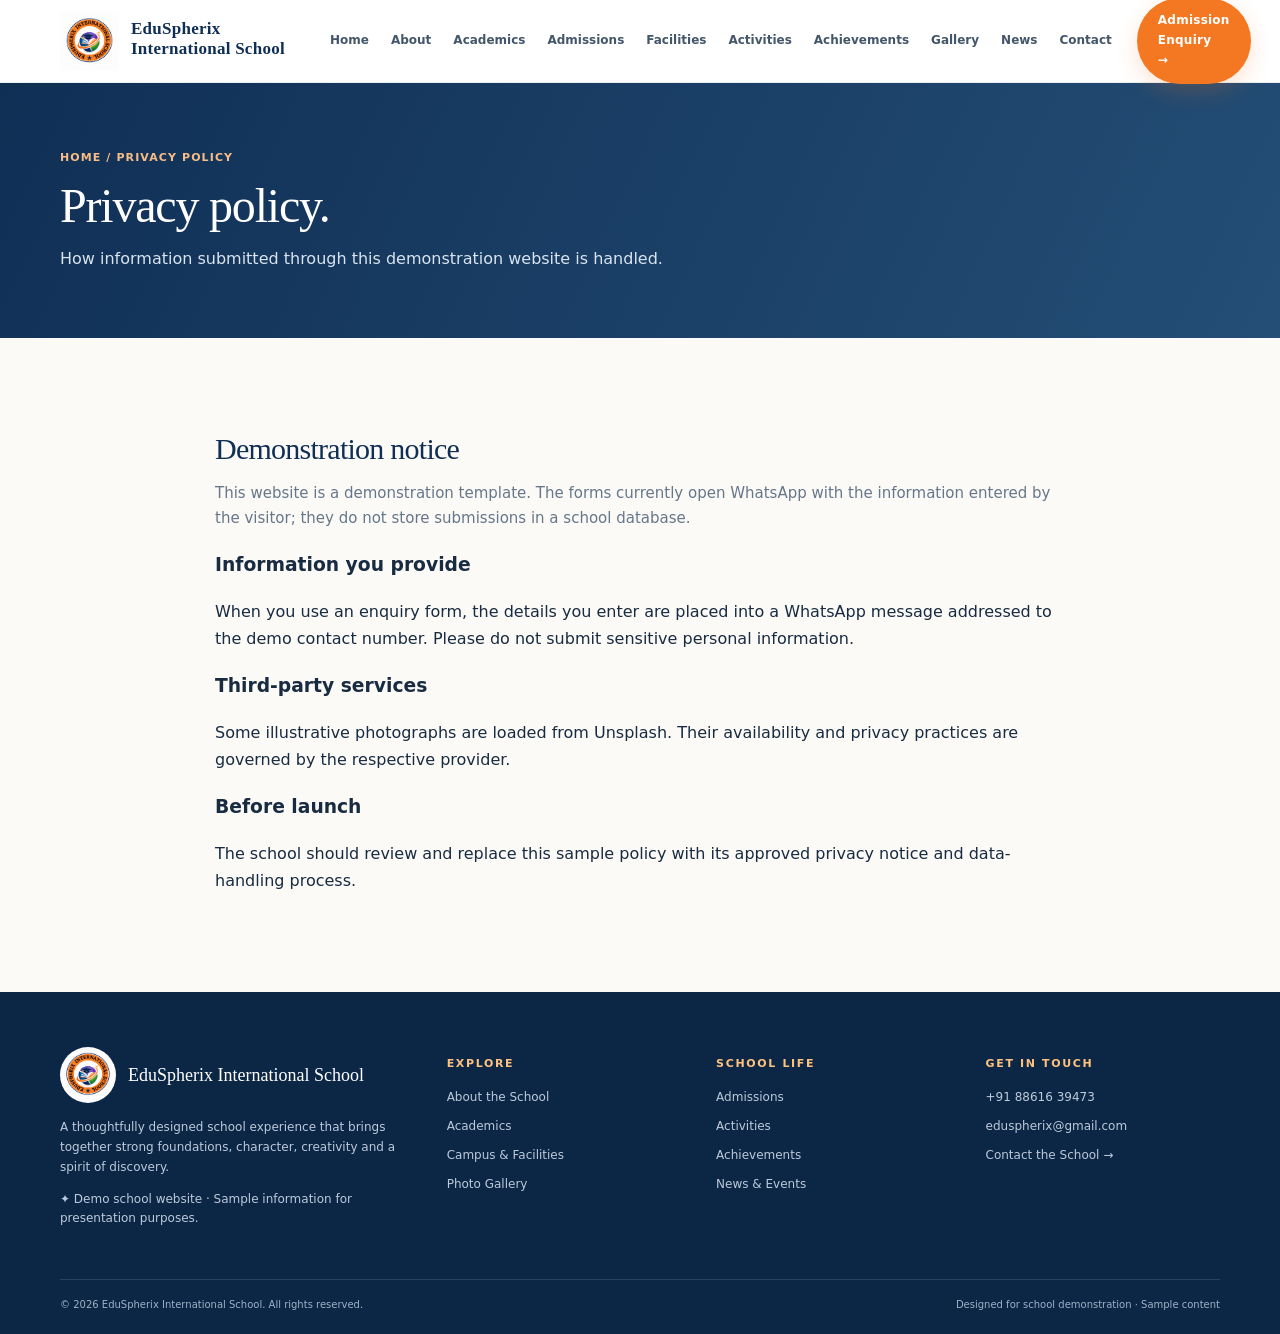
<file: privacy-policy.html>
<!doctype html>
<html lang="en">

<head>
    <meta charset="utf-8">
    <meta name="viewport" content="width=device-width, initial-scale=1">
    <meta name="theme-color" content="#102f55">
    <meta name="description" content="Sample privacy policy for the EduSpherix International School demo website.">
    <title>Privacy Policy | EduSpherix International School</title>
    <link rel="icon" href="assets/eduspherix-logo.png">
    <link rel="stylesheet" href="assets/styles.css">
</head>

<body>
    
    <header class="site-header">
        <div class="container nav-wrap"><a class="brand" href="index.html"><img src="assets/eduspherix-logo.png"
                    alt="EduSpherix logo"><span><strong>EduSpherix International School</strong><small></small></span></a><button class="menu-toggle" aria-label="Toggle navigation"
                aria-expanded="false">☰</button>
            <nav class="nav-links" aria-label="Main navigation"><a href="index.html">Home</a><a
                    href="about.html">About</a><a href="academics.html">Academics</a><a
                    href="admissions.html">Admissions</a><a href="facilities.html">Facilities</a><a
                    href="activities.html">Activities</a><a href="achievements.html">Achievements</a><a
                    href="gallery.html">Gallery</a><a href="news.html">News</a><a href="contact.html">Contact</a></nav>
            <a class="nav-cta" href="admissions.html">Admission Enquiry&nbsp; →</a>
        </div>
    </header>

    <section class="page-hero">
        <div class="container">
            <div class="breadcrumbs">Home / Privacy Policy</div>
            <h1>Privacy policy.</h1>
            <p>How information submitted through this demonstration website is handled.</p>
        </div>
    </section>
    <section class="section">
        <div class="container" style="max-width:850px">
            <h2 style="font-size:30px">Demonstration notice</h2>
            <p class="lead">This website is a demonstration template. The forms currently open WhatsApp with the
                information entered by the visitor; they do not store submissions in a school database.</p>
            <h3>Information you provide</h3>
            <p>When you use an enquiry form, the details you enter are placed into a WhatsApp message addressed to the
                demo contact number. Please do not submit sensitive personal information.</p>
            <h3>Third-party services</h3>
            <p>Some illustrative photographs are loaded from Unsplash. Their availability and privacy practices are
                governed by the respective provider.</p>
            <h3>Before launch</h3>
            <p>The school should review and replace this sample policy with its approved privacy notice and
                data-handling process.</p>
        </div>
    </section>
    <footer class="site-footer">
        <div class="container">
            <div class="footer-grid">
                <div>
                    <div class="footer-brand"><img src="assets/eduspherix-logo.png" alt=""><strong>EduSpherix
                            International School</strong></div>
                    <p>A thoughtfully designed school experience that brings together strong foundations, character,
                        creativity and a spirit of discovery.</p>
                    <p>✦ Demo school website · Sample information for presentation purposes.</p>
                </div>
                <div>
                    <h4>Explore</h4>
                    <div class="footer-links"><a href="about.html">About the School</a><a
                            href="academics.html">Academics</a><a href="facilities.html">Campus & Facilities</a><a
                            href="gallery.html">Photo Gallery</a></div>
                </div>
                <div>
                    <h4>School Life</h4>
                    <div class="footer-links"><a href="admissions.html">Admissions</a><a
                            href="activities.html">Activities</a><a href="achievements.html">Achievements</a><a
                            href="news.html">News & Events</a></div>
                </div>
                <div>
                    <h4>Get in Touch</h4>
                    <div class="footer-links"><a href="tel:+918861639473">+91 88616 39473</a><a
                            href="mailto:eduspherix@gmail.com">eduspherix@gmail.com</a><a href="contact.html">Contact the School →</a></div>
                </div>
            </div>
            <div class="copyright"><span>© <span data-year>2026</span> EduSpherix International School. All rights
                    reserved.</span><span>Designed for school demonstration · Sample content</span></div>
        </div>
    </footer><button class="back-top" aria-label="Back to top">↑</button>
    <script src="assets/script.js"></script>
</body>

</html>
</file>
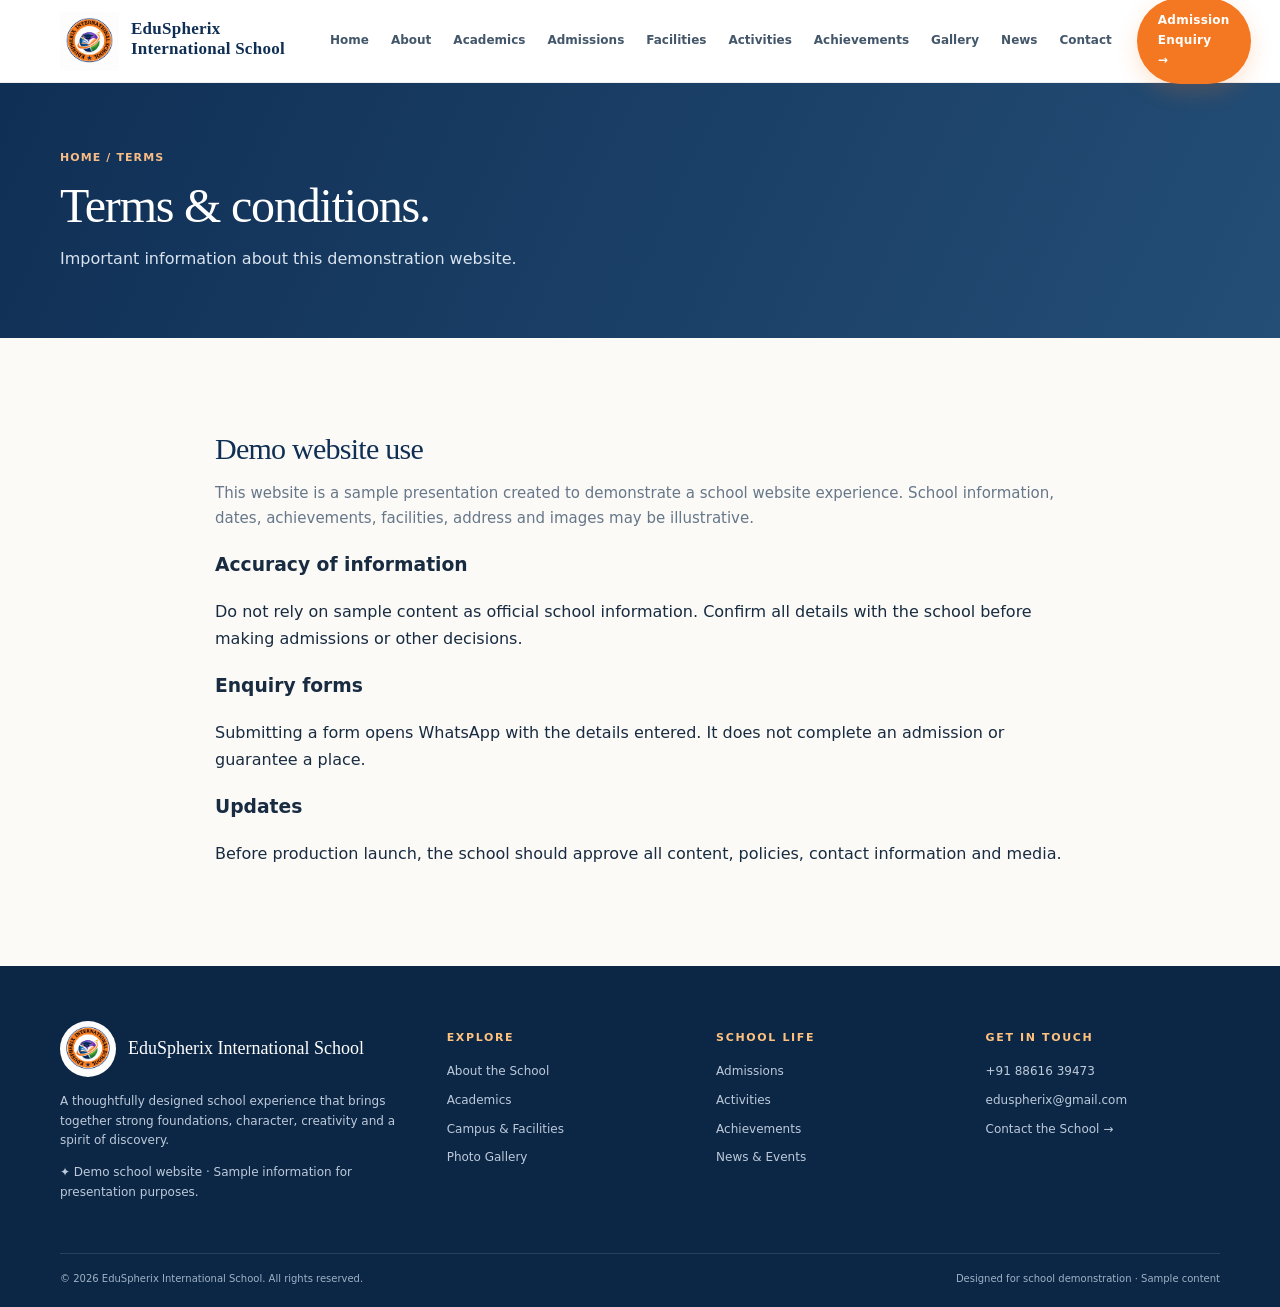
<file: terms.html>
<!doctype html>
<html lang="en">

<head>
    <meta charset="utf-8">
    <meta name="viewport" content="width=device-width, initial-scale=1">
    <meta name="theme-color" content="#102f55">
    <meta name="description"
        content="Sample terms and conditions for the EduSpherix International School demo website.">
    <title>Terms & Conditions | EduSpherix International School</title>
    <link rel="icon" href="assets/eduspherix-logo.png">
    <link rel="stylesheet" href="assets/styles.css">
</head>

<body>
    
    <header class="site-header">
        <div class="container nav-wrap"><a class="brand" href="index.html"><img src="assets/eduspherix-logo.png"
                    alt="EduSpherix logo"><span><strong>EduSpherix International School</strong><small></small></span></a><button class="menu-toggle" aria-label="Toggle navigation"
                aria-expanded="false">☰</button>
            <nav class="nav-links" aria-label="Main navigation"><a href="index.html">Home</a><a
                    href="about.html">About</a><a href="academics.html">Academics</a><a
                    href="admissions.html">Admissions</a><a href="facilities.html">Facilities</a><a
                    href="activities.html">Activities</a><a href="achievements.html">Achievements</a><a
                    href="gallery.html">Gallery</a><a href="news.html">News</a><a href="contact.html">Contact</a></nav>
            <a class="nav-cta" href="admissions.html">Admission Enquiry&nbsp; →</a>
        </div>
    </header>

    <section class="page-hero">
        <div class="container">
            <div class="breadcrumbs">Home / Terms</div>
            <h1>Terms & conditions.</h1>
            <p>Important information about this demonstration website.</p>
        </div>
    </section>
    <section class="section">
        <div class="container" style="max-width:850px">
            <h2 style="font-size:30px">Demo website use</h2>
            <p class="lead">This website is a sample presentation created to demonstrate a school website experience.
                School information, dates, achievements, facilities, address and images may be illustrative.</p>
            <h3>Accuracy of information</h3>
            <p>Do not rely on sample content as official school information. Confirm all details with the school before
                making admissions or other decisions.</p>
            <h3>Enquiry forms</h3>
            <p>Submitting a form opens WhatsApp with the details entered. It does not complete an admission or guarantee
                a place.</p>
            <h3>Updates</h3>
            <p>Before production launch, the school should approve all content, policies, contact information and media.
            </p>
        </div>
    </section>
    <footer class="site-footer">
        <div class="container">
            <div class="footer-grid">
                <div>
                    <div class="footer-brand"><img src="assets/eduspherix-logo.png" alt=""><strong>EduSpherix
                            International School</strong></div>
                    <p>A thoughtfully designed school experience that brings together strong foundations, character,
                        creativity and a spirit of discovery.</p>
                    <p>✦ Demo school website · Sample information for presentation purposes.</p>
                </div>
                <div>
                    <h4>Explore</h4>
                    <div class="footer-links"><a href="about.html">About the School</a><a
                            href="academics.html">Academics</a><a href="facilities.html">Campus & Facilities</a><a
                            href="gallery.html">Photo Gallery</a></div>
                </div>
                <div>
                    <h4>School Life</h4>
                    <div class="footer-links"><a href="admissions.html">Admissions</a><a
                            href="activities.html">Activities</a><a href="achievements.html">Achievements</a><a
                            href="news.html">News & Events</a></div>
                </div>
                <div>
                    <h4>Get in Touch</h4>
                    <div class="footer-links"><a href="tel:+918861639473">+91 88616 39473</a><a
                            href="mailto:eduspherix@gmail.com">eduspherix@gmail.com</a><a href="contact.html">Contact the School →</a></div>
                </div>
            </div>
            <div class="copyright"><span>© <span data-year>2026</span> EduSpherix International School. All rights
                    reserved.</span><span>Designed for school demonstration · Sample content</span></div>
        </div>
    </footer><button class="back-top" aria-label="Back to top">↑</button>
    <script src="assets/script.js"></script>
</body>

</html>
</file>
<file: assets/styles.css>
:root{--navy:#102f55;--navy2:#183e68;--orange:#f47721;--gold:#e7b65d;--ink:#182b40;--muted:#667789;--paper:#fbfaf7;--line:#e8e5df;--white:#fff;--shadow:0 18px 50px rgba(16,47,85,.10);--radius:22px}
*{box-sizing:border-box}html{scroll-behavior:smooth}body{margin:0;color:var(--ink);font-family:Inter,ui-sans-serif,system-ui,-apple-system,"Segoe UI",sans-serif;background:var(--paper);line-height:1.65}a{color:inherit;text-decoration:none}img{max-width:100%;display:block}button,input,select,textarea{font:inherit}.container{width:min(1160px,calc(100% - 44px));margin:auto}.topbar{background:var(--navy);color:#e9f1fa;font-size:12px;letter-spacing:.04em}.topbar .container{display:flex;justify-content:space-between;gap:15px;padding:9px 0}.topbar a{color:#fff}.site-header{position:sticky;top:0;z-index:20;background:rgba(255,255,255,.96);backdrop-filter:blur(12px);border-bottom:1px solid rgba(16,47,85,.08)}.nav-wrap{height:82px;display:flex;align-items:center;justify-content:space-between;gap:25px}.brand{display:flex;align-items:center;gap:12px;min-width:245px}.brand img{width:59px;height:59px;object-fit:contain}.brand strong{display:block;color:var(--navy);font-family:Georgia,serif;font-size:17px;line-height:1.15;letter-spacing:.015em}.brand small{display:block;color:var(--orange);font-size:9px;font-weight:800;letter-spacing:.19em;text-transform:uppercase;margin-top:5px}.nav-links{display:flex;align-items:center;gap:22px}.nav-links a{font-size:12px;font-weight:750;color:#43566a;transition:.2s}.nav-links a:hover,.nav-links a.active{color:var(--orange)}.nav-cta,.btn{display:inline-flex;align-items:center;justify-content:center;gap:9px;border:0;border-radius:999px;padding:13px 21px;background:var(--orange);color:#fff;font-weight:800;font-size:12px;letter-spacing:.02em;box-shadow:0 8px 22px rgba(244,119,33,.2);transition:.2s;cursor:pointer}.nav-cta:hover,.btn:hover{transform:translateY(-2px);background:#e86612}.btn.secondary{background:#fff;color:var(--navy);border:1px solid var(--line);box-shadow:none}.menu-toggle{display:none;border:1px solid var(--line);background:#fff;border-radius:12px;padding:9px 12px;color:var(--navy);font-size:20px}.eyebrow{color:var(--orange);font-size:10px;letter-spacing:.22em;text-transform:uppercase;font-weight:900}.hero{position:relative;overflow:hidden;background:linear-gradient(112deg,#102f55 0%,#183e68 58%,#244e76 100%);color:#fff;padding:82px 0 78px}.hero:before{content:"";position:absolute;width:580px;height:580px;border:1px solid rgba(255,255,255,.12);border-radius:50%;right:-100px;top:-270px;box-shadow:0 0 0 35px rgba(255,255,255,.025),0 0 0 80px rgba(255,255,255,.02)}.hero-grid{position:relative;display:grid;grid-template-columns:1.1fr .9fr;align-items:center;gap:55px}.hero h1{font:500 clamp(42px,5.5vw,68px)/1.08 Georgia,serif;letter-spacing:-.035em;margin:18px 0}.hero h1 em{font-style:normal;color:#ffc27e}.hero p{max-width:570px;color:#d8e3ef;font-size:16px;margin:0 0 28px}.hero-actions{display:flex;gap:12px;flex-wrap:wrap}.hero .btn.secondary{background:transparent;border-color:rgba(255,255,255,.35);color:#fff}.hero-visual{position:relative;min-height:370px;border:1px solid rgba(255,255,255,.2);border-radius:48% 48% 24px 24px;background:linear-gradient(145deg,rgba(255,255,255,.18),rgba(255,255,255,.03));display:flex;align-items:center;justify-content:center;padding:28px}.hero-visual img{width:min(78%,330px);border-radius:50%;box-shadow:0 25px 70px rgba(0,0,0,.22)}.visual-tag{position:absolute;bottom:25px;left:-20px;background:#fff;color:var(--navy);border-radius:14px;padding:13px 18px;box-shadow:var(--shadow);font-size:12px;font-weight:800}.trust-strip{background:#fff;border-bottom:1px solid var(--line)}.trust-grid{display:grid;grid-template-columns:repeat(4,1fr);padding:22px 0}.trust-item{padding:0 22px;border-right:1px solid var(--line)}.trust-item:last-child{border:0}.trust-item b{display:block;color:var(--navy);font:500 21px Georgia,serif}.trust-item span{font-size:11px;color:var(--muted)}section.section{padding:82px 0}.section-head{max-width:700px;margin-bottom:36px}.section-head.center{text-align:center;margin-left:auto;margin-right:auto}.section h2,.page-hero h1{font:500 clamp(32px,4vw,48px)/1.14 Georgia,serif;color:var(--navy);letter-spacing:-.025em;margin:12px 0}.section-head p,.lead{color:var(--muted);font-size:15px}.split{display:grid;grid-template-columns:1fr 1fr;gap:60px;align-items:center}.photo-card{min-height:380px;border-radius:var(--radius);overflow:hidden;position:relative;background:linear-gradient(135deg,#d9e4ec,#f6dfc7);box-shadow:var(--shadow)}.photo-card img{width:100%;height:100%;min-height:380px;object-fit:cover}.photo-caption{position:absolute;bottom:18px;left:18px;background:#fff;padding:13px 17px;border-radius:13px;color:var(--navy);font-size:12px;font-weight:800}.feature-grid{display:grid;grid-template-columns:repeat(3,1fr);gap:18px}.feature-card,.info-card,.news-card{background:#fff;border:1px solid var(--line);border-radius:18px;padding:25px;transition:.25s}.feature-card:hover,.info-card:hover,.news-card:hover{transform:translateY(-4px);box-shadow:var(--shadow)}.icon{width:43px;height:43px;border-radius:14px;background:#fff1e6;color:var(--orange);display:grid;place-items:center;font-size:20px;margin-bottom:17px}.feature-card h3,.info-card h3,.news-card h3{font:600 20px Georgia,serif;color:var(--navy);margin:0 0 8px}.feature-card p,.info-card p,.news-card p{font-size:13px;color:var(--muted);margin:0}.quote-band{background:#f2eee7;padding:54px 0;text-align:center}.quote-band blockquote{max-width:800px;margin:0 auto;color:var(--navy);font:italic 27px/1.4 Georgia,serif}.quote-band cite{display:block;margin-top:15px;color:var(--orange);font:800 10px system-ui;letter-spacing:.18em;text-transform:uppercase}.page-hero{background:linear-gradient(115deg,#102f55,#244e76);color:#fff;padding:66px 0}.page-hero h1{color:#fff;font-size:48px}.page-hero p{max-width:680px;color:#d9e4ef;margin:12px 0 0}.breadcrumbs{font-size:11px;color:#f8bd86;letter-spacing:.1em;text-transform:uppercase;font-weight:800}.two-col{display:grid;grid-template-columns:1fr 1fr;gap:30px}.list-check{padding:0;list-style:none}.list-check li{padding:9px 0 9px 28px;position:relative;color:#536578;font-size:14px}.list-check li:before{content:"✓";position:absolute;left:0;color:var(--orange);font-weight:900}.stats{background:var(--navy);color:#fff;padding:40px 0}.stats-grid{display:grid;grid-template-columns:repeat(4,1fr);text-align:center}.stat strong{font:500 36px Georgia,serif;color:#ffc27e;display:block}.stat span{font-size:11px;color:#d5e1ed}.timeline{border-left:2px solid #f2c69f;padding-left:25px}.timeline article{position:relative;margin:0 0 26px}.timeline article:before{content:"";position:absolute;left:-33px;top:7px;width:14px;height:14px;border-radius:50%;background:var(--orange);border:3px solid #fff}.gallery-grid{display:grid;grid-template-columns:repeat(3,1fr);gap:16px}.gallery-item{height:225px;border-radius:16px;overflow:hidden;background:#e5ebef;position:relative}.gallery-item img{width:100%;height:100%;object-fit:cover;transition:.4s}.gallery-item:hover img{transform:scale(1.06)}.gallery-item span{position:absolute;bottom:0;left:0;right:0;padding:35px 15px 13px;color:#fff;font-size:12px;font-weight:800;background:linear-gradient(transparent,rgba(5,25,45,.75))}.filters{display:flex;gap:8px;flex-wrap:wrap;margin:0 0 25px}.filter-btn{border:1px solid var(--line);background:#fff;color:var(--muted);padding:8px 16px;border-radius:30px;font-size:11px;font-weight:800;cursor:pointer}.filter-btn.active{background:var(--navy);color:#fff;border-color:var(--navy)}.form-card{background:#fff;border:1px solid var(--line);border-radius:20px;padding:30px;box-shadow:var(--shadow)}.form-grid{display:grid;grid-template-columns:1fr 1fr;gap:15px}.field{display:flex;flex-direction:column;gap:6px}.field.full{grid-column:1/-1}.field label{font-size:11px;font-weight:800;color:var(--navy)}.field input,.field select,.field textarea{width:100%;border:1px solid #dfe4e8;border-radius:10px;padding:12px 13px;background:#fff;color:var(--ink);outline:none}.field input:focus,.field select:focus,.field textarea:focus{border-color:var(--orange);box-shadow:0 0 0 3px rgba(244,119,33,.1)}.contact-list{display:grid;gap:17px}.contact-line{display:flex;gap:14px;align-items:flex-start}.contact-line .icon{flex:none;margin:0}.contact-line b{display:block;color:var(--navy);font-size:13px}.contact-line span{font-size:13px;color:var(--muted)}.faq details{background:#fff;border:1px solid var(--line);border-radius:13px;padding:17px 20px;margin-bottom:10px}.faq summary{cursor:pointer;color:var(--navy);font-weight:800;font-size:13px}.faq details p{color:var(--muted);font-size:13px}.cta-panel{background:#fff0e4;border-radius:24px;padding:42px;display:flex;align-items:center;justify-content:space-between;gap:25px}.cta-panel h2{margin:0;color:var(--navy);font:500 34px Georgia,serif}.site-footer{background:#0c2746;color:#d5e0ec;padding:55px 0 20px}.footer-grid{display:grid;grid-template-columns:1.5fr 1fr 1fr 1fr;gap:35px}.footer-brand{display:flex;align-items:center;gap:12px;margin-bottom:15px}.footer-brand img{width:56px;height:56px;border-radius:50%}.footer-brand strong{font:500 18px Georgia,serif;color:#fff}.site-footer p,.site-footer a{font-size:12px;color:#bdcada}.site-footer h4{font-size:11px;letter-spacing:.15em;text-transform:uppercase;color:#ffc27e;margin:8px 0 15px}.footer-links{display:grid;gap:9px}.copyright{border-top:1px solid rgba(255,255,255,.12);margin-top:38px;padding-top:17px;display:flex;justify-content:space-between;gap:12px;font-size:10px;color:#9fb1c4}.notice{font-size:11px;color:#8a98a6;margin-top:14px}.back-top{position:fixed;right:20px;bottom:20px;background:var(--orange);color:white;border:0;border-radius:50%;width:43px;height:43px;display:none;cursor:pointer;box-shadow:var(--shadow)}.back-top.show{display:block}
@media(max-width:980px){.nav-links{gap:12px}.nav-links a{font-size:11px}.brand{min-width:auto}.nav-cta{display:none}.hero-grid{gap:25px}.footer-grid{grid-template-columns:1.3fr 1fr 1fr}.footer-grid>div:last-child{display:none}}
@media(max-width:760px){.container{width:min(100% - 32px,600px)}.topbar .container{justify-content:center}.topbar .container span:last-child{display:none}.nav-wrap{height:72px}.brand img{width:50px;height:50px}.brand strong{font-size:14px}.menu-toggle{display:block}.nav-links{display:none;position:absolute;left:0;right:0;top:72px;background:#fff;padding:18px 24px 24px;border-bottom:1px solid var(--line);box-shadow:var(--shadow);flex-direction:column;align-items:stretch}.nav-links.open{display:flex}.nav-links a{font-size:13px;padding:7px 0}.hero{padding:58px 0}.hero-grid,.split,.two-col{grid-template-columns:1fr}.hero-visual{min-height:270px;max-width:440px;margin:15px auto 0;width:100%}.hero h1{font-size:46px}.trust-grid{grid-template-columns:1fr 1fr;row-gap:18px}.trust-item:nth-child(2){border:0}.trust-item{padding:0 12px}.section{padding:60px 0!important}.feature-grid{grid-template-columns:1fr 1fr}.gallery-grid{grid-template-columns:1fr 1fr}.stats-grid{grid-template-columns:1fr 1fr;gap:25px}.footer-grid{grid-template-columns:1fr 1fr}.footer-grid>div:last-child{display:block}.cta-panel{display:block;padding:30px}.cta-panel .btn{margin-top:18px}.page-hero{padding:50px 0}.page-hero h1{font-size:40px}}
@media(max-width:480px){.feature-grid,.gallery-grid,.form-grid,.footer-grid{grid-template-columns:1fr}.gallery-item{height:210px}.hero h1{font-size:40px}.trust-item b{font-size:18px}.form-card{padding:20px}.quote-band blockquote{font-size:22px}.copyright{display:block}.copyright span{display:block;margin-top:7px}}
</file>
